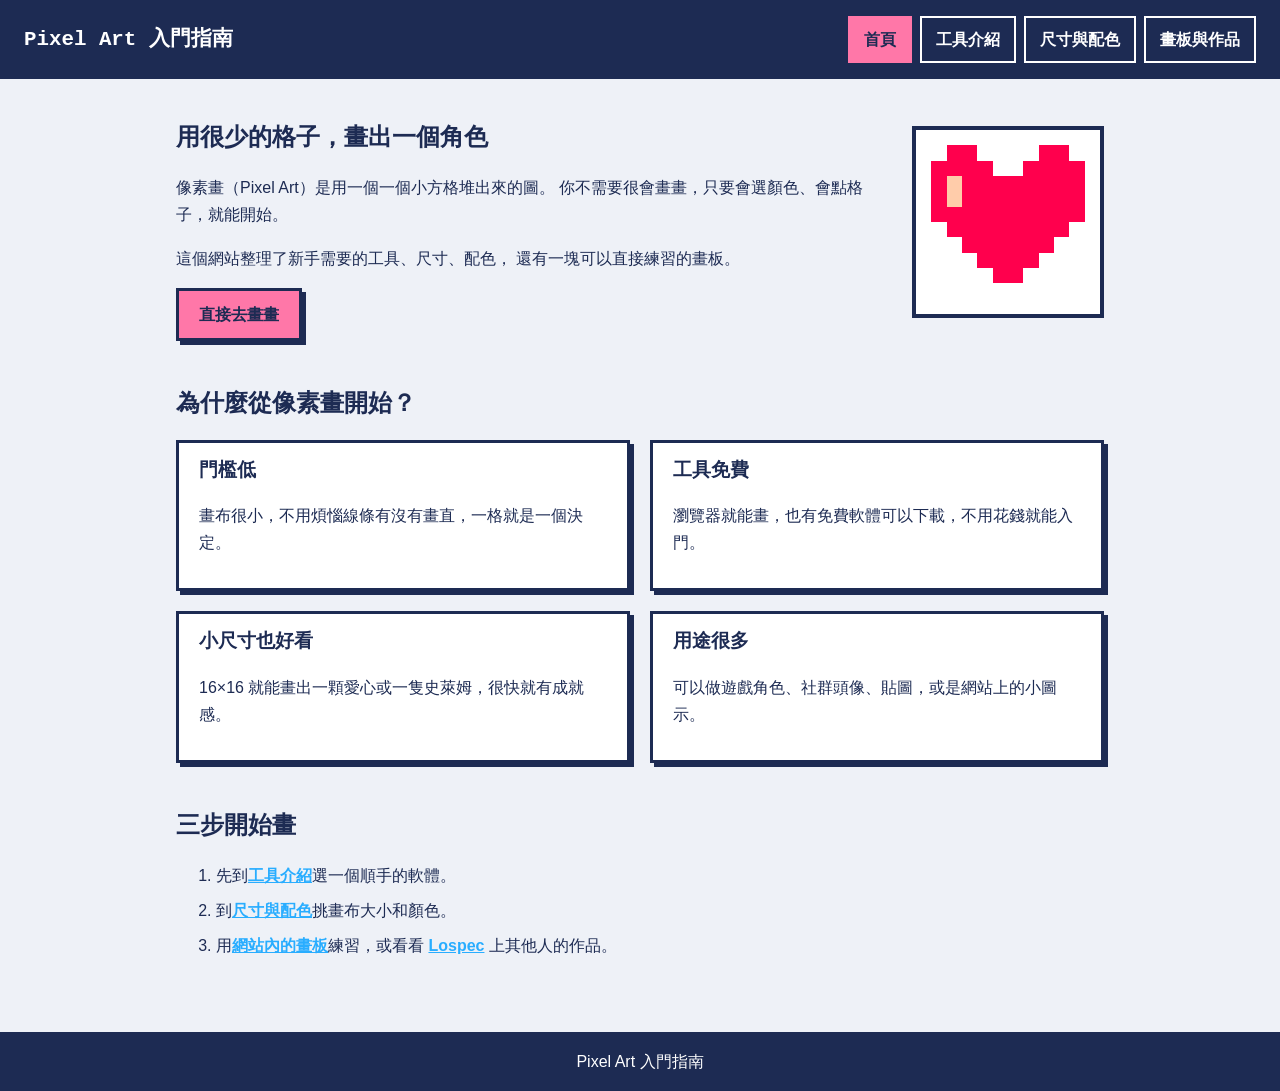
<file: index.html>
<!DOCTYPE html>
<html lang="zh-Hant">
<head>
  <meta charset="UTF-8">
  <meta name="viewport" content="width=device-width, initial-scale=1">
  <title>Pixel Art Tutorial</title>
  <link rel="stylesheet" href="css/style.css">
</head>
<body>

  <!-- ===== 頁首 + 導覽列===== -->
  <header class="site-header">
    <h1 class="logo">Pixel Art 入門指南</h1>
    <nav>
      <ul class="nav-list">
        <li><a href="index.html" class="active">首頁</a></li>
        <li><a href="tools.html">工具介紹</a></li>
        <li><a href="reference.html">尺寸與配色</a></li>
        <li><a href="canvas.html">畫板與作品</a></li>
      </ul>
    </nav>
  </header>

  <main>

    <!-- ===== 主視覺區 ===== -->
    <section class="hero">
      <div class="hero-text">
        <h2>用很少的格子，畫出一個角色</h2>
        <p>像素畫（Pixel Art）是用一個一個小方格堆出來的圖。
           你不需要很會畫畫，只要會選顏色、會點格子，就能開始。</p>
        <p>這個網站整理了新手需要的工具、尺寸、配色，
           還有一塊可以直接練習的畫板。</p>
        <a class="button" href="canvas.html">直接去畫畫</a>
      </div>
      <img class="pixel-img" src="images/heart.png"
           alt="用 12×12 方格畫成的紅色愛心像素圖">
    </section>

    <!-- ===== 2×2 格狀版面 ===== -->
    <section>
      <h2>為什麼從像素畫開始？</h2>
      <div class="grid-2x2">
        <div class="cell">
          <h3>門檻低</h3>
          <p>畫布很小，不用煩惱線條有沒有畫直，一格就是一個決定。</p>
        </div>
        <div class="cell">
          <h3>工具免費</h3>
          <p>瀏覽器就能畫，也有免費軟體可以下載，不用花錢就能入門。</p>
        </div>
        <div class="cell">
          <h3>小尺寸也好看</h3>
          <p>16×16 就能畫出一顆愛心或一隻史萊姆，很快就有成就感。</p>
        </div>
        <div class="cell">
          <h3>用途很多</h3>
          <p>可以做遊戲角色、社群頭像、貼圖，或是網站上的小圖示。</p>
        </div>
      </div>
    </section>

    <!-- ===== 清單 + 內部／外部連結 ===== -->
    <section>
      <h2>三步開始畫</h2>
      <ol class="steps">
        <li>先到<a href="tools.html">工具介紹</a>選一個順手的軟體。</li>
        <li>到<a href="reference.html">尺寸與配色</a>挑畫布大小和顏色。</li>
        <li>用<a href="canvas.html">網站內的畫板</a>練習，或看看
            <a href="https://lospec.com/" target="_blank" rel="noopener">Lospec</a>
            上其他人的作品。</li>
      </ol>
    </section>

  </main>

  <!-- ===== 頁尾 ===== -->
  <footer class="site-footer">
    <p>Pixel Art 入門指南</p>
  </footer>

</body>
</html>
</file>
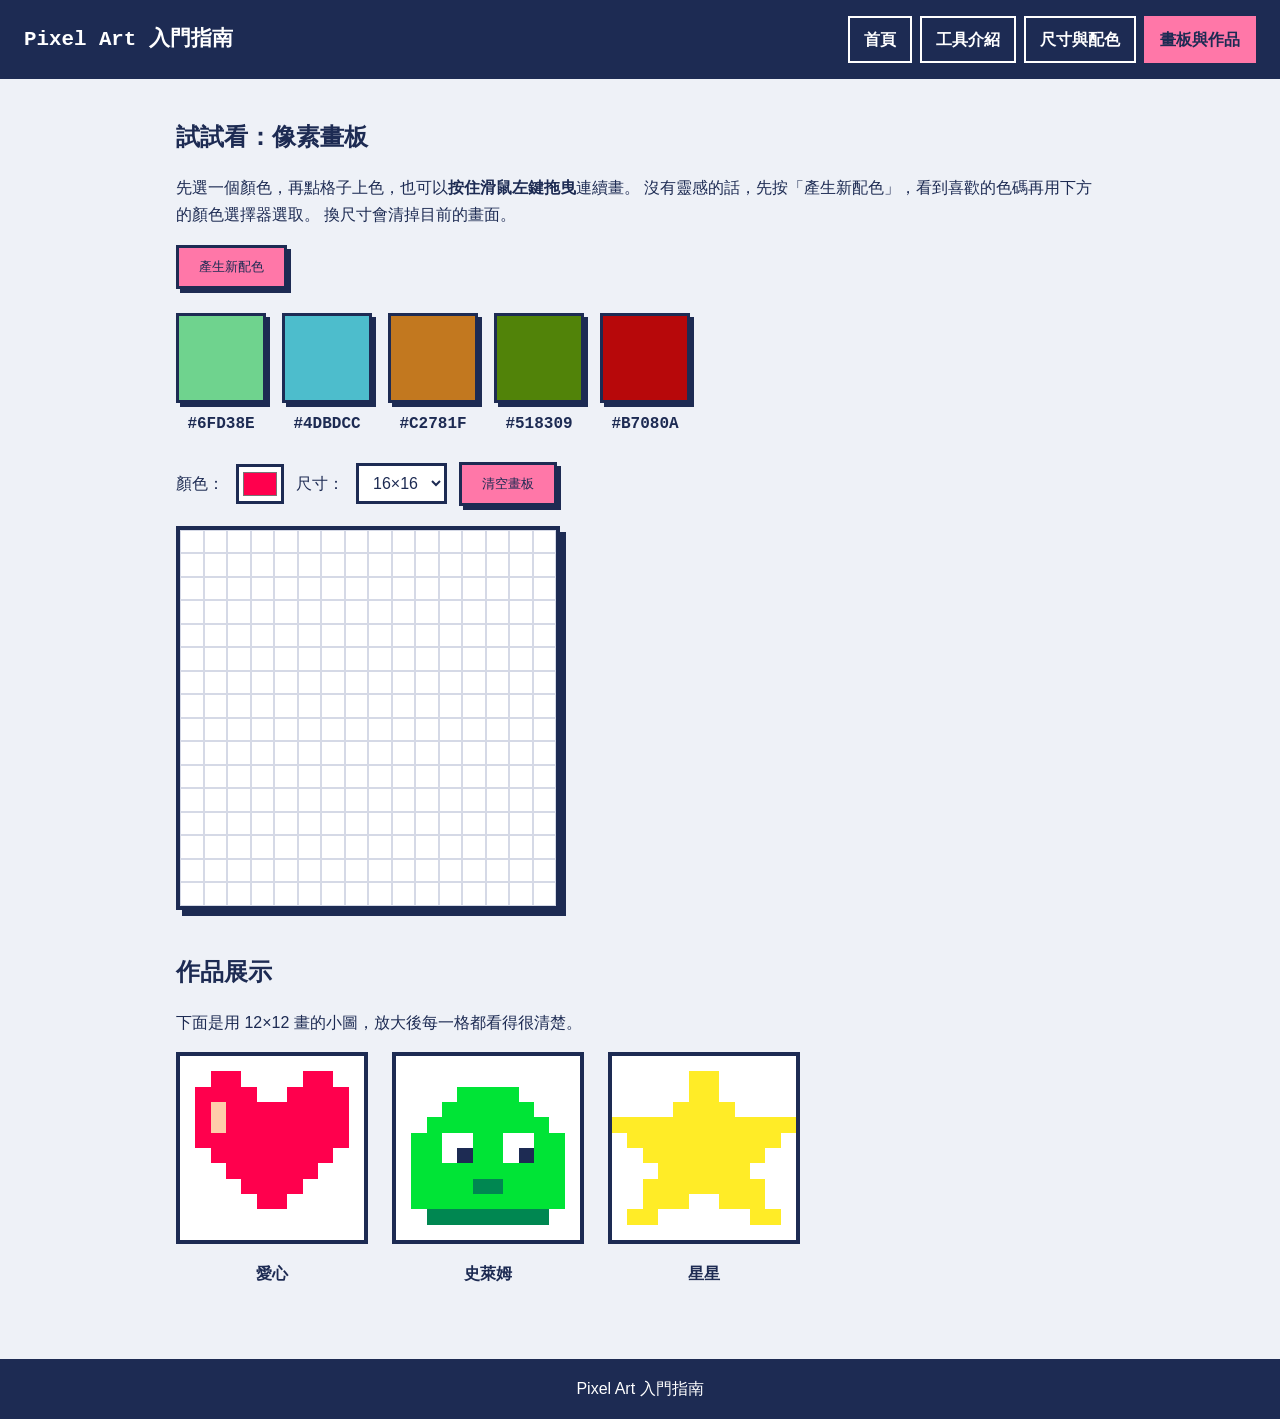
<file: canvas.html>
<!DOCTYPE html>
<html lang="zh-Hant">
<head>
  <meta charset="UTF-8">
  <meta name="viewport" content="width=device-width, initial-scale=1">
  <title>畫板與作品 | Pixel Art 入門指南</title>
  <link rel="stylesheet" href="css/style.css">
</head>
<body>

  <header class="site-header">
    <h1 class="logo">Pixel Art 入門指南</h1>
    <nav>
      <ul class="nav-list">
        <li><a href="index.html">首頁</a></li>
        <li><a href="tools.html">工具介紹</a></li>
        <li><a href="reference.html">尺寸與配色</a></li>
        <li><a href="canvas.html" class="active">畫板與作品</a></li>
      </ul>
    </nav>
  </header>

  <main>

    <!-- ===== JS 功能 ：像素畫板 ===== -->
    <section>
      <h2>試試看：像素畫板</h2>
      <p>先選一個顏色，再點格子上色，也可以<strong>按住滑鼠左鍵拖曳</strong>連續畫。
         沒有靈感的話，先按「產生新配色」，看到喜歡的色碼再用下方的顏色選擇器選取。
         換尺寸會清掉目前的畫面。</p>

      <!-- 配色產生器：跟 reference.html 用同一支 palette.js -->
      <button id="generate-btn" class="button" type="button">產生新配色</button>
      <div id="palette-output" class="swatch-row"></div>

      <div class="tools-bar">
        <label for="color-picker">顏色：</label>
        <input type="color" id="color-picker" value="#ff004d">
        <label for="size-select">尺寸：</label>
        <select id="size-select">
          <option value="8">8×8</option>
          <option value="16" selected>16×16</option>
          <option value="32">32×32</option>
        </select>
        <button id="clear-btn" class="button" type="button">清空畫板</button>
      </div>

      <!-- 格子由 canvas.js 產生，這裡先放空的 -->
      <div id="pixel-board" class="pixel-board"></div>
    </section>

    <!-- ===== 作品展示 ===== -->
    <section>
      <h2>作品展示</h2>
      <p>下面是用 12×12 畫的小圖，放大後每一格都看得很清楚。</p>

      <div class="gallery">
        <figure>
          <img class="pixel-img" src="images/heart.png" alt="紅色愛心像素圖">
          <figcaption>愛心</figcaption>
        </figure>
        <figure>
          <img class="pixel-img" src="images/slime.png" alt="綠色史萊姆像素圖">
          <figcaption>史萊姆</figcaption>
        </figure>
        <figure>
          <img class="pixel-img" src="images/star.png" alt="黃色星星像素圖">
          <figcaption>星星</figcaption>
        </figure>
      </div>
    </section>

  </main>

  <footer class="site-footer">
    <p>Pixel Art 入門指南</p>
  </footer>

  <script src="js/palette.js"></script>
  <script src="js/canvas.js"></script>
</body>
</html>
</file>
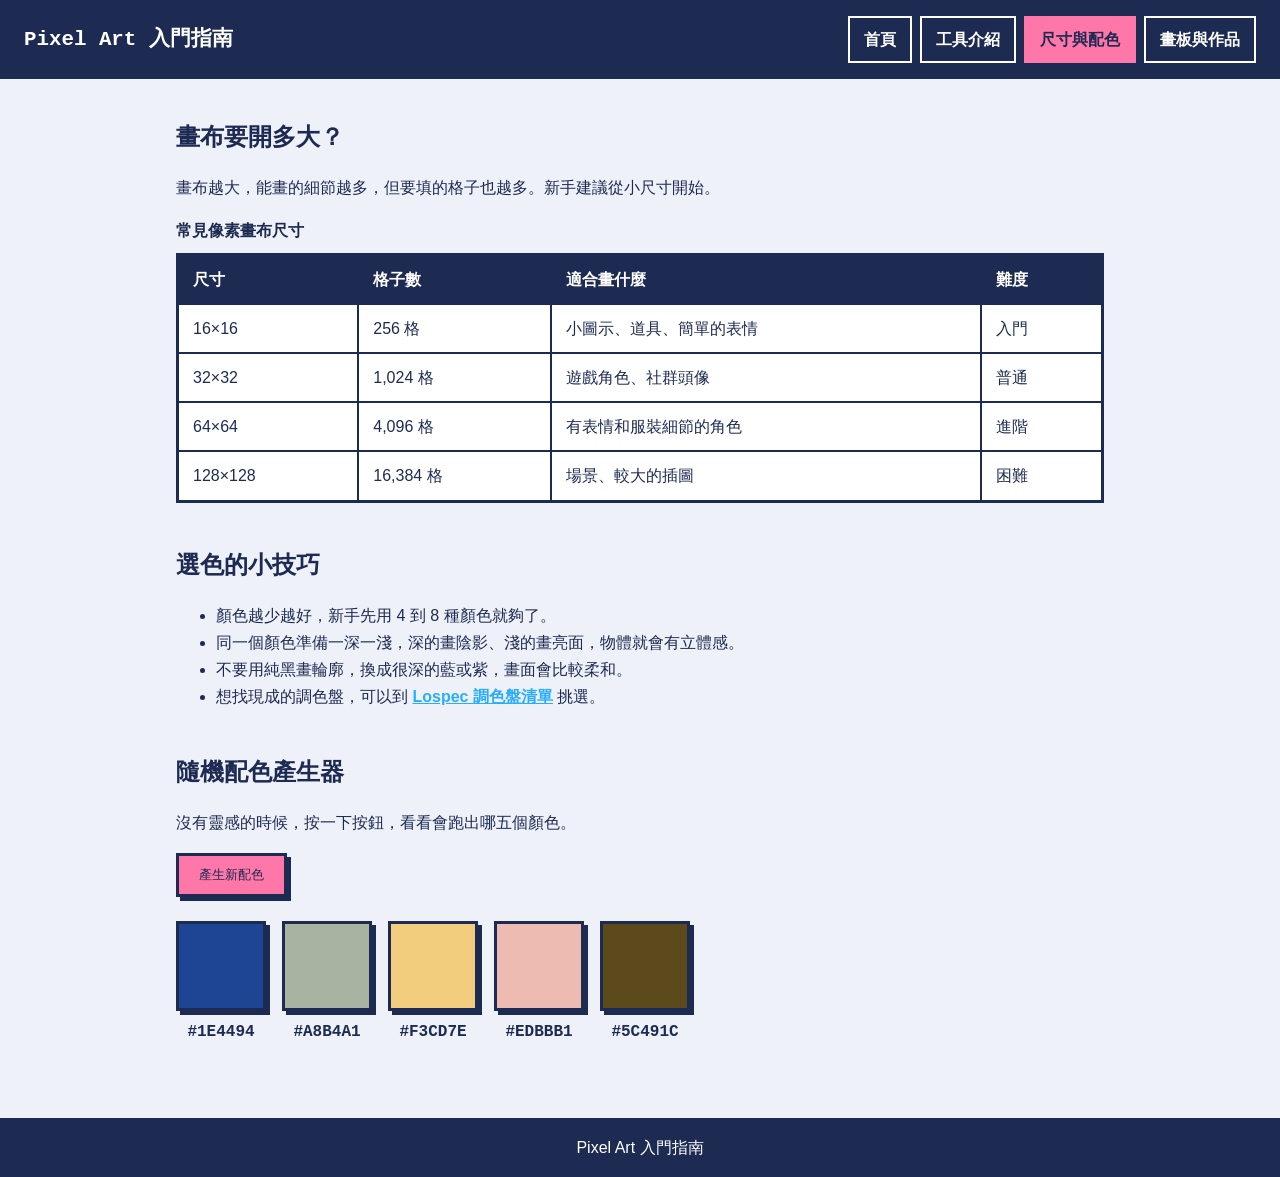
<file: reference.html>
<!DOCTYPE html>
<html lang="zh-Hant">
<head>
  <meta charset="UTF-8">
  <meta name="viewport" content="width=device-width, initial-scale=1">
  <title>尺寸與配色 | Pixel Art 入門指南</title>
  <link rel="stylesheet" href="css/style.css">
</head>
<body>

  <header class="site-header">
    <h1 class="logo">Pixel Art 入門指南</h1>
    <nav>
      <ul class="nav-list">
        <li><a href="index.html">首頁</a></li>
        <li><a href="tools.html">工具介紹</a></li>
        <li><a href="reference.html" class="active">尺寸與配色</a></li>
        <li><a href="canvas.html">畫板與作品</a></li>
      </ul>
    </nav>
  </header>

  <main>

    <!-- ===== 尺寸對照表 ===== -->
    <section>
      <h2>畫布要開多大？</h2>
      <p>畫布越大，能畫的細節越多，但要填的格子也越多。新手建議從小尺寸開始。</p>

      <table class="size-table">
        <caption>常見像素畫布尺寸</caption>
        <thead>
          <tr>
            <th scope="col">尺寸</th>
            <th scope="col">格子數</th>
            <th scope="col">適合畫什麼</th>
            <th scope="col">難度</th>
          </tr>
        </thead>
        <tbody>
          <tr>
            <td>16×16</td>
            <td>256 格</td>
            <td>小圖示、道具、簡單的表情</td>
            <td>入門</td>
          </tr>
          <tr>
            <td>32×32</td>
            <td>1,024 格</td>
            <td>遊戲角色、社群頭像</td>
            <td>普通</td>
          </tr>
          <tr>
            <td>64×64</td>
            <td>4,096 格</td>
            <td>有表情和服裝細節的角色</td>
            <td>進階</td>
          </tr>
          <tr>
            <td>128×128</td>
            <td>16,384 格</td>
            <td>場景、較大的插圖</td>
            <td>困難</td>
          </tr>
        </tbody>
      </table>
    </section>

    <!-- ===== 配色小技巧 ===== -->
    <section>
      <h2>選色的小技巧</h2>
      <ul>
        <li>顏色越少越好，新手先用 4 到 8 種顏色就夠了。</li>
        <li>同一個顏色準備一深一淺，深的畫陰影、淺的畫亮面，物體就會有立體感。</li>
        <li>不要用純黑畫輪廓，換成很深的藍或紫，畫面會比較柔和。</li>
        <li>想找現成的調色盤，可以到
            <a href="https://lospec.com/palette-list" target="_blank" rel="noopener">Lospec 調色盤清單</a>
            挑選。</li>
      </ul>
    </section>

    <!-- ===== JS 功能：隨機配色產生器 ===== -->
    <section>
      <h2>隨機配色產生器</h2>
      <p>沒有靈感的時候，按一下按鈕，看看會跑出哪五個顏色。</p>
      <button id="generate-btn" class="button" type="button">產生新配色</button>
      <div id="palette-output" class="swatch-row"></div>
    </section>

  </main>

  <footer class="site-footer">
    <p>Pixel Art 入門指南</p>
  </footer>

  <script src="js/palette.js"></script>
</body>
</html>
</file>
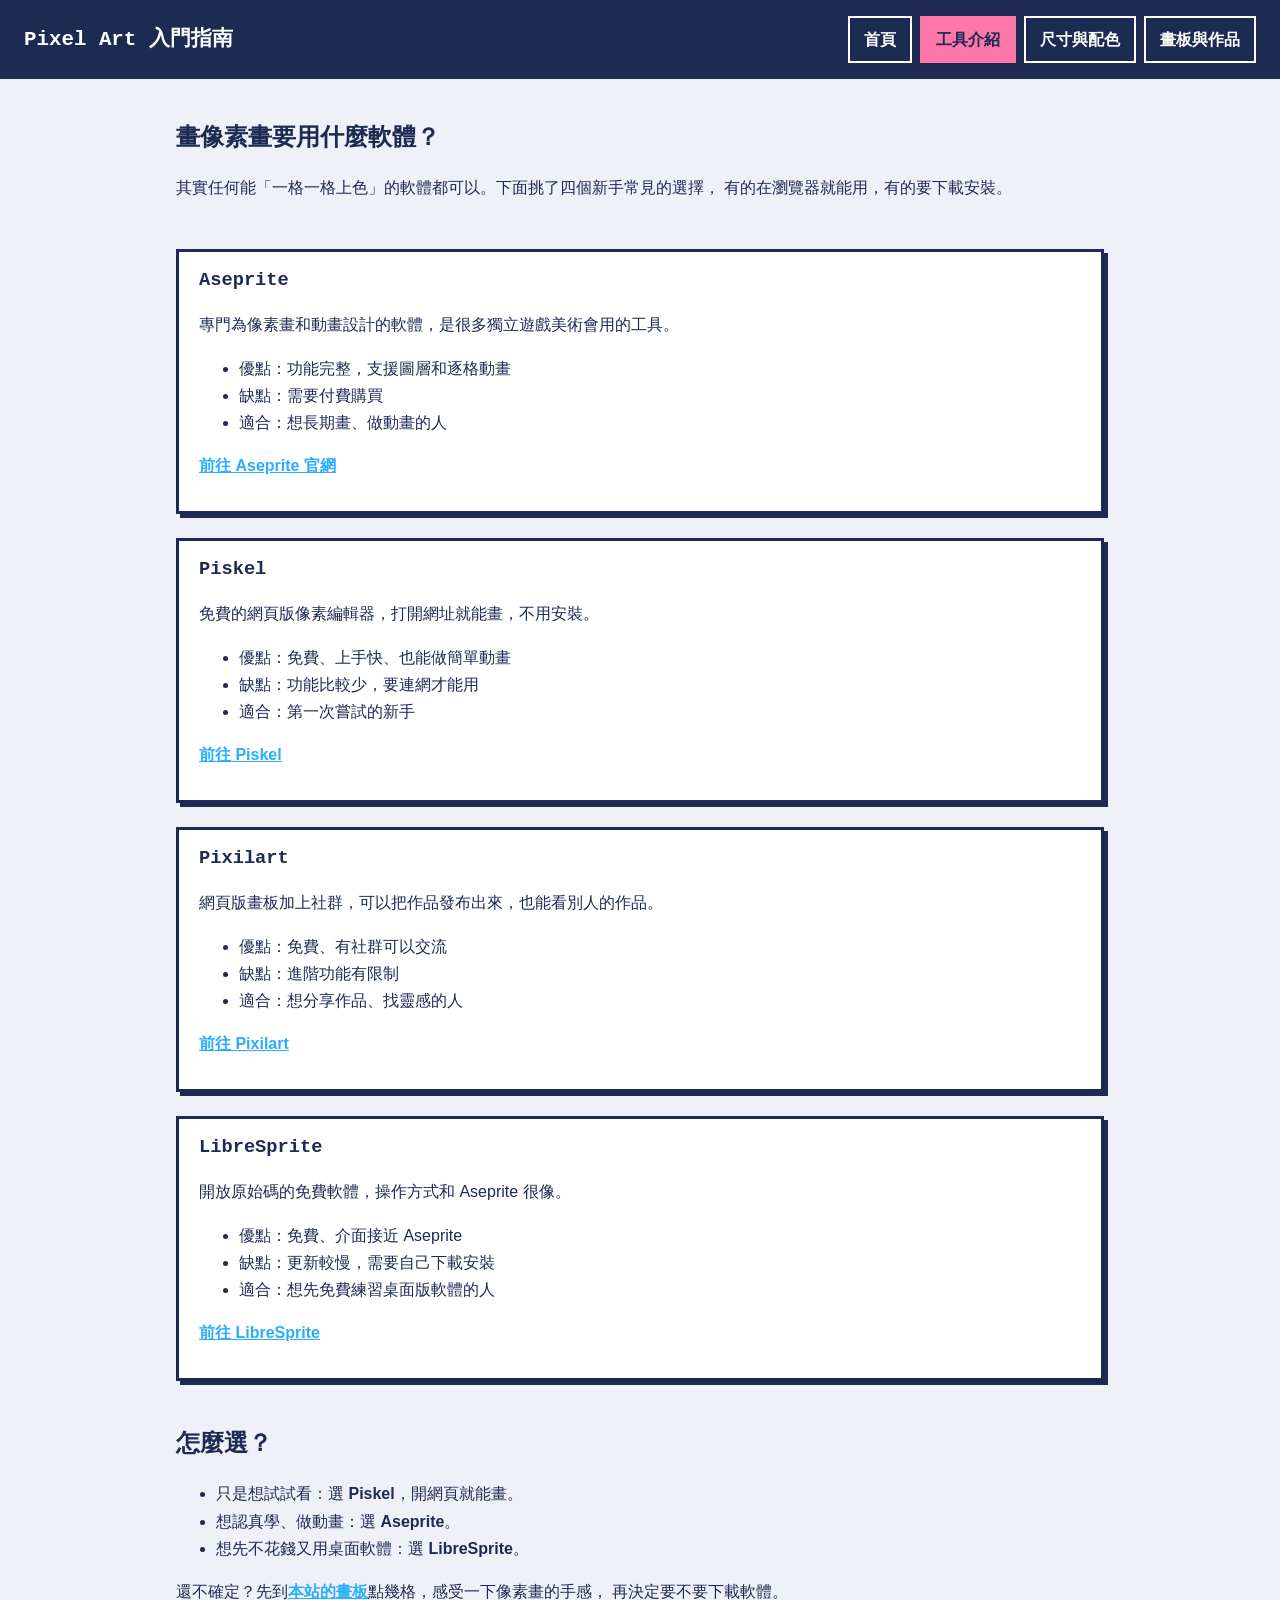
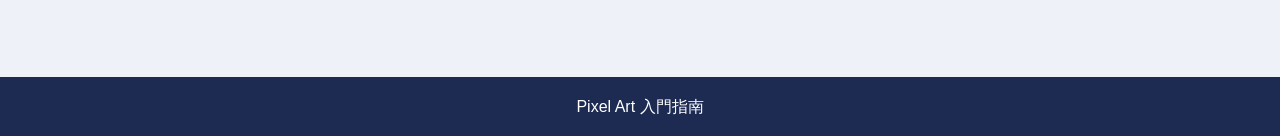
<file: tools.html>
<!DOCTYPE html>
<html lang="zh-Hant">
<head>
  <meta charset="UTF-8">
  <meta name="viewport" content="width=device-width, initial-scale=1">
  <title>工具介紹 | Pixel Art 入門指南</title>
  <link rel="stylesheet" href="css/style.css">
</head>
<body>

  <header class="site-header">
    <h1 class="logo">Pixel Art 入門指南</h1>
    <nav>
      <ul class="nav-list">
        <li><a href="index.html">首頁</a></li>
        <li><a href="tools.html" class="active">工具介紹</a></li>
        <li><a href="reference.html">尺寸與配色</a></li>
        <li><a href="canvas.html">畫板與作品</a></li>
      </ul>
    </nav>
  </header>

  <main>

    <section>
      <h2>畫像素畫要用什麼軟體？</h2>
      <p>其實任何能「一格一格上色」的軟體都可以。下面挑了四個新手常見的選擇，
         有的在瀏覽器就能用，有的要下載安裝。</p>
    </section>

    <section class="tool-list">

      <div class="cell">
        <h3>Aseprite</h3>
        <p>專門為像素畫和動畫設計的軟體，是很多獨立遊戲美術會用的工具。</p>
        <ul>
          <li>優點：功能完整，支援圖層和逐格動畫</li>
          <li>缺點：需要付費購買</li>
          <li>適合：想長期畫、做動畫的人</li>
        </ul>
        <p><a href="https://www.aseprite.org/" target="_blank" rel="noopener">前往 Aseprite 官網</a></p>
      </div>

      <div class="cell">
        <h3>Piskel</h3>
        <p>免費的網頁版像素編輯器，打開網址就能畫，不用安裝。</p>
        <ul>
          <li>優點：免費、上手快、也能做簡單動畫</li>
          <li>缺點：功能比較少，要連網才能用</li>
          <li>適合：第一次嘗試的新手</li>
        </ul>
        <p><a href="https://www.piskelapp.com/" target="_blank" rel="noopener">前往 Piskel</a></p>
      </div>

      <div class="cell">
        <h3>Pixilart</h3>
        <p>網頁版畫板加上社群，可以把作品發布出來，也能看別人的作品。</p>
        <ul>
          <li>優點：免費、有社群可以交流</li>
          <li>缺點：進階功能有限制</li>
          <li>適合：想分享作品、找靈感的人</li>
        </ul>
        <p><a href="https://www.pixilart.com/" target="_blank" rel="noopener">前往 Pixilart</a></p>
      </div>

      <div class="cell">
        <h3>LibreSprite</h3>
        <p>開放原始碼的免費軟體，操作方式和 Aseprite 很像。</p>
        <ul>
          <li>優點：免費、介面接近 Aseprite</li>
          <li>缺點：更新較慢，需要自己下載安裝</li>
          <li>適合：想先免費練習桌面版軟體的人</li>
        </ul>
        <p><a href="https://libresprite.github.io/" target="_blank" rel="noopener">前往 LibreSprite</a></p>
      </div>

    </section>

    <section>
      <h2>怎麼選？</h2>
      <ul>
        <li>只是想試試看：選 <strong>Piskel</strong>，開網頁就能畫。</li>
        <li>想認真學、做動畫：選 <strong>Aseprite</strong>。</li>
        <li>想先不花錢又用桌面軟體：選 <strong>LibreSprite</strong>。</li>
      </ul>
      <p>還不確定？先到<a href="canvas.html">本站的畫板</a>點幾格，感受一下像素畫的手感，
         再決定要不要下載軟體。</p>
    </section>

  </main>

  <footer class="site-footer">
    <p>Pixel Art 入門指南</p>
  </footer>

</body>
</html>
</file>
<file: css/style.css>
/* ===== 顏色變數：改這裡，全站顏色一起變 ===== */
:root {
  --bg: #eef1f7;      /* 頁面背景 */
  --ink: #1d2b53;     /* 文字與邊框 */
  --pink: #ff77a8;    /* 主要強調色 */
  --yellow: #ffec27;  /* hover 用 */
  --blue: #29adff;    /* 連結 */
  --white: #ffffff;   /* 卡片底色 */
}

/* ===== 基本設定 ===== */
* {
  box-sizing: border-box;   /* 寬度包含 padding 和邊框，算版面比較不會亂 */
}

body {
  margin: 0;
  font-family: "Segoe UI", "Noto Sans TC", sans-serif;
  background-color: var(--bg);
  color: var(--ink);
  line-height: 1.7;
}

h1, h2, h3 {
  font-family: "Courier New", monospace; 
  line-height: 1.3;
}

a {
  color: var(--blue);
  font-weight: bold;
}

a:hover {
  background-color: var(--yellow);
  color: var(--ink);
}

main {
  max-width: 960px;   
  margin: 0 auto;       /* 左右 auto = 置中 */
  padding: 24px 16px;
}

section {
  margin-bottom: 48px;
}

/* ===== 頁首與導覽列 ===== */
.site-header {
  background-color: var(--ink);
  color: var(--white);
  padding: 16px 24px;
  display: flex;                 /* 讓 logo 和選單排成一列 */
  justify-content: space-between;
  align-items: center;
  flex-wrap: wrap;               /* 螢幕太窄時自動換行 */
  gap: 12px;
}

.logo {
  margin: 0;
  font-size: 1.3rem;
}

.nav-list {
  list-style: none;      /* 拿掉項目符號 */
  margin: 0;
  padding: 0;
  display: flex;
  gap: 8px;
  flex-wrap: wrap;
}

.nav-list a {
  display: block;
  padding: 8px 14px;
  color: var(--white);
  text-decoration: none;
  border: 2px solid var(--white);
}

.nav-list a:hover,
.nav-list a.active {
  background-color: var(--pink);
  border-color: var(--pink);
  color: var(--ink);
}

/* ===== 主視覺區 ===== */
.hero {
  display: flex;
  align-items: center;
  gap: 32px;
  flex-wrap: wrap;
}

.hero-text {
  flex: 1 1 320px;   
}

.pixel-img {
  width: 192px;
  height: 192px;
  image-rendering: pixelated;   /* 放大時保持方格邊緣*/
  border: 4px solid var(--ink);
  background-color: var(--white);
}

/* ===== 按鈕 ===== */
.button {
  display: inline-block;
  padding: 10px 20px;
  background-color: var(--pink);
  color: var(--ink);
  text-decoration: none;
  border: 3px solid var(--ink);
  box-shadow: 4px 4px 0 var(--ink);   
}

.button:hover {
  background-color: var(--yellow);
  transform: translate(2px, 2px);      /* 按鈕往右下移，看起來像被按下去 */
  box-shadow: 2px 2px 0 var(--ink);
}

/* ===== 2×2 格狀版面 ===== */
.grid-2x2 {
  display: grid;
  grid-template-columns: 1fr 1fr;   /* 兩欄，寬度相等 */
  gap: 20px;                        /* 四格會自動排成兩列，所以是 2 行 2 欄 */
}

.cell {
  background-color: var(--white);
  border: 3px solid var(--ink);
  box-shadow: 4px 4px 0 var(--ink);
  padding: 16px 20px;
}

.cell:hover {
  background-color: var(--yellow);
}

.cell h3 {
  margin-top: 0;
}

/* 工具頁：卡片一張一張往下排，中間留空隙 */
.tool-list .cell {
  margin-bottom: 24px;
}

/* ===== 清單 ===== */
.steps li {
  margin-bottom: 8px;
}

/* ===== 表格 ===== */
.size-table {
  width: 100%;
  border-collapse: collapse;   /* 相鄰的邊框合併成一條 */
  background-color: var(--white);
  border: 3px solid var(--ink);
}

.size-table caption {
  font-weight: bold;
  margin-bottom: 8px;
  text-align: left;
}

.size-table th,
.size-table td {
  padding: 10px 14px;
  border: 2px solid var(--ink);
  text-align: left;
}

.size-table th {
  background-color: var(--ink);
  color: var(--white);
}

.size-table tbody tr:hover {
  background-color: var(--yellow);   /* 滑鼠移到哪一列，那一列就變色 */
}

/* ===== 配色產生器 ===== */
.swatch-row {
  display: flex;
  gap: 16px;
  flex-wrap: wrap;
  margin-top: 24px;
  margin-bottom: 24px;   /* 下面接其他內容時留一點空隙 */
}

.swatch {
  width: 90px;
  height: 90px;
  border: 3px solid var(--ink);
  box-shadow: 4px 4px 0 var(--ink);
}

.swatch-label {
  margin: 8px 0 0;
  font-family: "Courier New", monospace;
  font-weight: bold;
  text-align: center;
}

/* ===== 像素畫板 ===== */
.tools-bar {
  display: flex;
  align-items: center;
  gap: 12px;
  flex-wrap: wrap;
  margin-bottom: 20px;
}

#color-picker {
  width: 48px;
  height: 40px;
  border: 3px solid var(--ink);
  background-color: var(--white);
  cursor: pointer;
}

#size-select {
  padding: 8px 10px;
  border: 3px solid var(--ink);
  background-color: var(--white);
  color: var(--ink);
  font-family: inherit;
  font-size: 1rem;
  cursor: pointer;
}

#size-select:hover {
  background-color: var(--yellow);
}

.pixel-board {
  user-select: none;             /* 拖曳時不要選取到文字或元素 */
  display: grid;                 /* 欄數由 canvas.js 設定 */
  width: 384px;                  /* 16 格 x 每格 24px */
  max-width: 100%;               /* 手機上不要超出螢幕 */
  aspect-ratio: 1 / 1;           /* 維持正方形 */
  border: 4px solid var(--ink);
  box-shadow: 6px 6px 0 var(--ink);
  background-color: var(--white);
}

.pixel {
  background-color: var(--white);
  border: 1px solid #d5d9e6;     /* 淡淡的格線 */
  cursor: pointer;
}

.pixel:hover {
  outline: 2px solid var(--pink);   /* 滑鼠移到哪一格就標出來 */
  outline-offset: -2px;
}

/* ===== 作品展示 ===== */
.gallery {
  display: flex;
  gap: 24px;
  flex-wrap: wrap;
}

.gallery figure {
  margin: 0;
  text-align: center;
}

.gallery figcaption {
  margin-top: 8px;
  font-weight: bold;
}

/* ===== 頁尾 ===== */
.site-footer {
  background-color: var(--ink);
  color: var(--white);
  text-align: center;
  padding: 16px;
}

.site-footer p {
  margin: 0;
}
</file>
